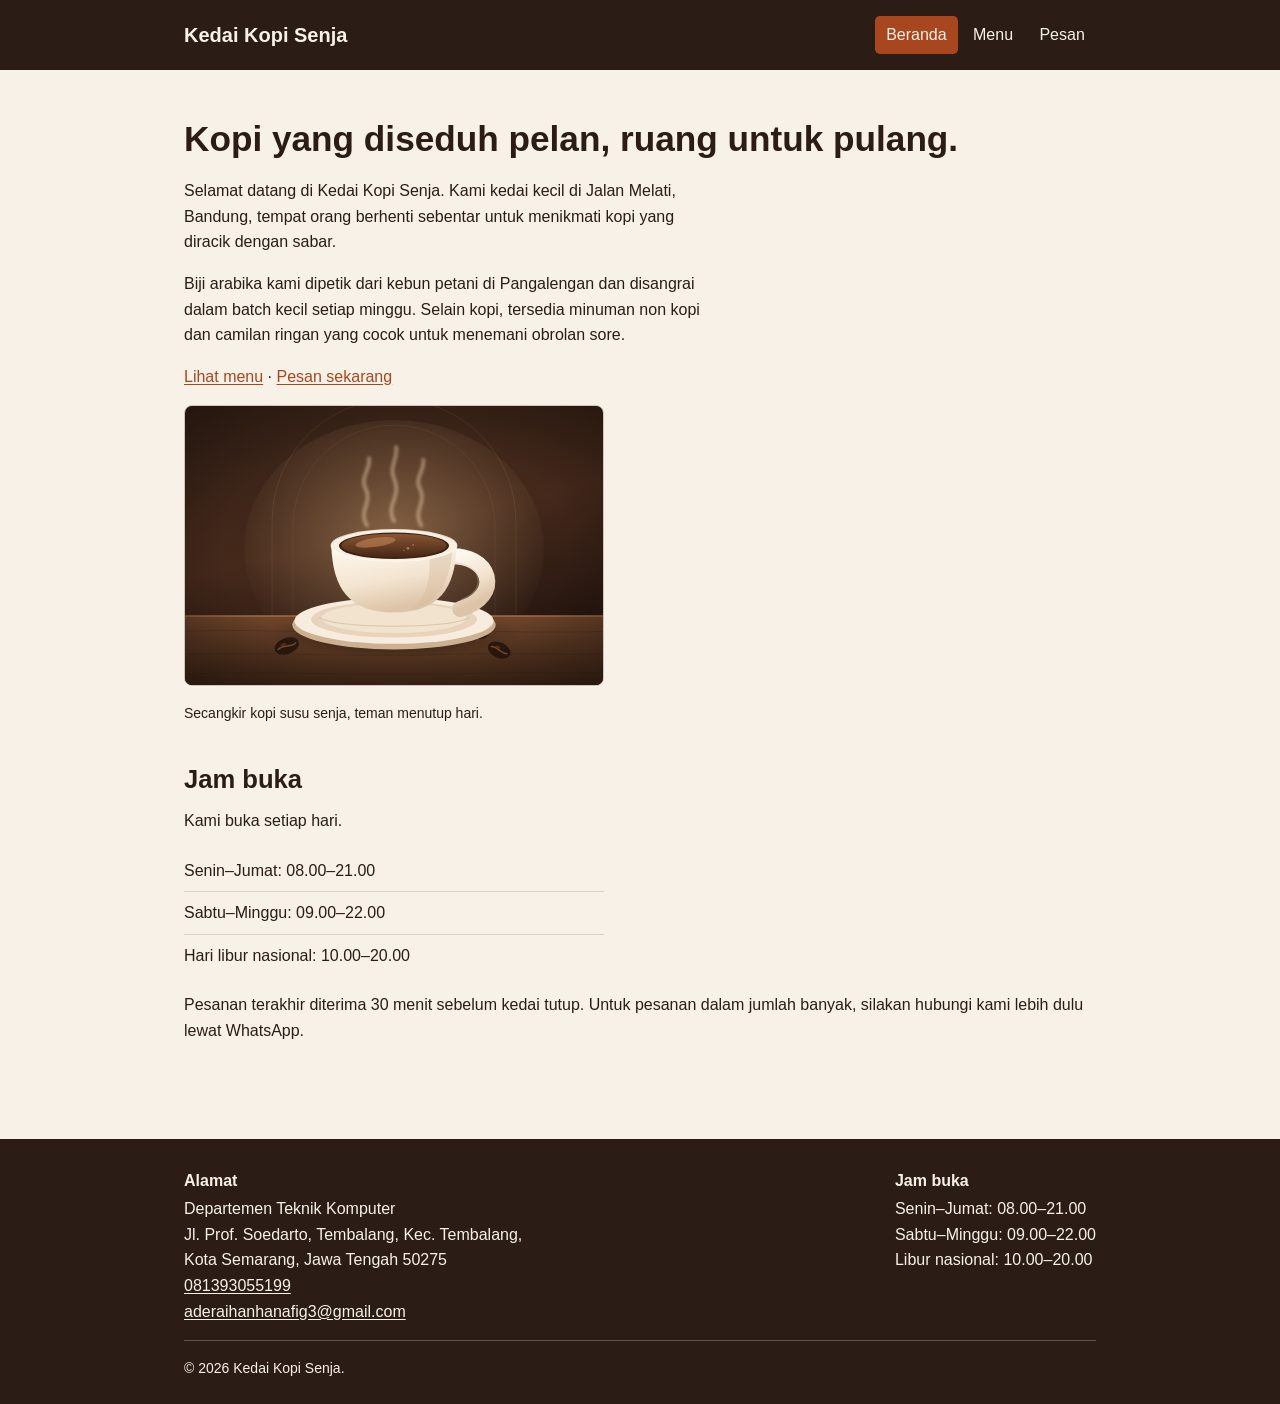
<file: index.html>
<!DOCTYPE html>
<html lang="id">
<head>
  <meta charset="utf-8">
  <meta name="viewport" content="width=device-width, initial-scale=1">
  <meta name="description" content="Kedai Kopi Senja, kedai kopi kecil di Jalan Melati, Bandung. Buka setiap hari dengan kopi arabika Pangalengan.">
  <title>Beranda Kedai Kopi Senja</title>
  <link rel="icon" href="img/logo.svg" type="image/svg+xml">
  <link rel="stylesheet" href="css/style.css">
</head>
<body>
  <header class="situs-header">
    <div class="wadah header-dalam">
      <p class="merek"><a href="index.html">Kedai Kopi Senja</a></p>

      <nav class="navigasi" aria-label="Navigasi utama">
        <ul>
          <li><a href="index.html" aria-current="page">Beranda</a></li>
          <li><a href="menu.html">Menu</a></li>
          <li><a href="pesan.html">Pesan</a></li>
        </ul>
      </nav>
    </div>
  </header>

  <main class="wadah">
    <h1>Kopi yang diseduh pelan, ruang untuk pulang.</h1>

    <p class="pendahuluan">Selamat datang di Kedai Kopi Senja. Kami kedai kecil di Jalan Melati, Bandung, tempat orang berhenti sebentar untuk menikmati kopi yang diracik dengan sabar.</p>
    <p class="pendahuluan">Biji arabika kami dipetik dari kebun petani di Pangalengan dan disangrai dalam batch kecil setiap minggu. Selain kopi, tersedia minuman non kopi dan camilan ringan yang cocok untuk menemani obrolan sore.</p>
    <p><a href="menu.html">Lihat menu</a> · <a href="pesan.html">Pesan sekarang</a></p>

    <p><img class="gambar-kedai" src="img/kedai-kopi.svg" alt="Ilustrasi cangkir kopi hangat berasap di atas meja kayu, ditemani tiga biji kopi" width="300" height="200"></p>
    <p class="keterangan-gambar">Secangkir kopi susu senja, teman menutup hari.</p>

    <section class="bagian">
      <h2>Jam buka</h2>
      <p>Kami buka setiap hari.</p>
      <ul class="daftar-jam">
        <li>Senin–Jumat: 08.00–21.00</li>
        <li>Sabtu–Minggu: 09.00–22.00</li>
        <li>Hari libur nasional: 10.00–20.00</li>
      </ul>
      <p>Pesanan terakhir diterima 30 menit sebelum kedai tutup. Untuk pesanan dalam jumlah banyak, silakan hubungi kami lebih dulu lewat WhatsApp.</p>
    </section>
  </main>

  <footer class="situs-footer">
    <div class="wadah footer-dalam">
      <div class="footer-kolom">
        <h2>Alamat</h2>
        <address>
          Departemen Teknik Komputer<br>
          Jl. Prof. Soedarto, Tembalang, Kec. Tembalang,<br>
          Kota Semarang, Jawa Tengah 50275<br>
          <a href="tel:+6281393055199">081393055199</a><br>
          <a href="mailto:aderaihanhanafig3@gmail.com">aderaihanhanafig3@gmail.com</a>
        </address>
      </div>
      <div class="footer-kolom">
        <h2>Jam buka</h2>
        <p>
          Senin–Jumat: 08.00–21.00<br>
          Sabtu–Minggu: 09.00–22.00<br>
          Libur nasional: 10.00–20.00
        </p>
      </div>
    </div>
    <div class="wadah">
      <p class="hak-cipta">© 2026 Kedai Kopi Senja.</p>
    </div>
  </footer>
</body>
</html>
</file>
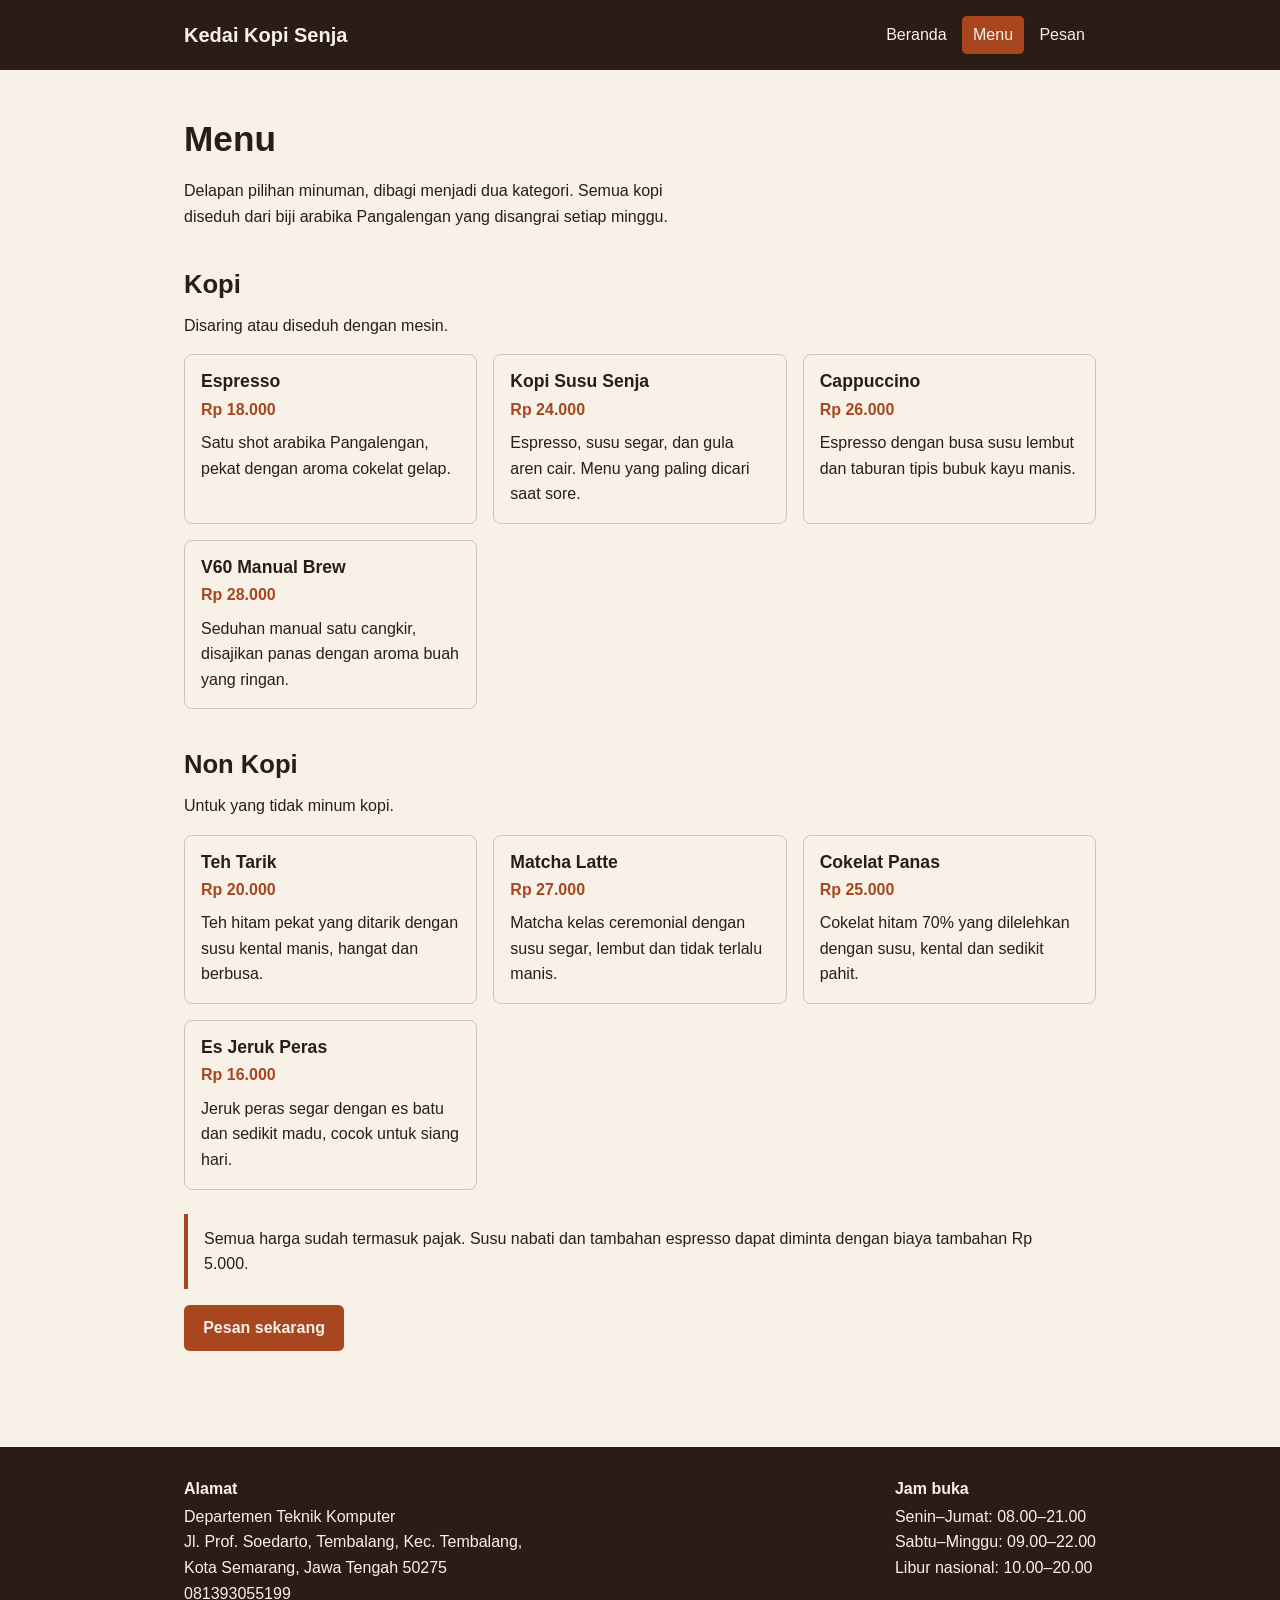
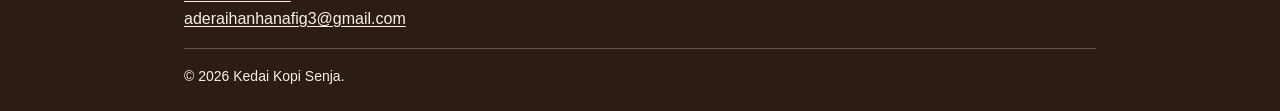
<file: menu.html>
<!DOCTYPE html>
<html lang="id">
<head>
  <meta charset="utf-8">
  <meta name="viewport" content="width=device-width, initial-scale=1">
  <meta name="description" content="Menu kopi dan non kopi Kedai Kopi Senja beserta harga dan deskripsi singkatnya.">
  <title>Menu Kedai Kopi Senja</title>
  <link rel="icon" href="img/logo.svg" type="image/svg+xml">
  <link rel="stylesheet" href="css/style.css">
</head>
<body>
  <header class="situs-header">
    <div class="wadah header-dalam">
      <p class="merek"><a href="index.html">Kedai Kopi Senja</a></p>

      <nav class="navigasi" aria-label="Navigasi utama">
        <ul>
          <li><a href="index.html">Beranda</a></li>
          <li><a href="menu.html" aria-current="page">Menu</a></li>
          <li><a href="pesan.html">Pesan</a></li>
        </ul>
      </nav>
    </div>
  </header>

  <main class="wadah">
    <h1>Menu</h1>
    <p class="pendahuluan">Delapan pilihan minuman, dibagi menjadi dua kategori. Semua kopi diseduh dari biji arabika Pangalengan yang disangrai setiap minggu.</p>

    <section class="bagian" aria-labelledby="judul-kopi">
      <h2 id="judul-kopi">Kopi</h2>
      <p>Disaring atau diseduh dengan mesin.</p>

      <ul class="daftar-menu">
        <li class="kartu-menu">
          <h3>Espresso</h3>
          <p class="harga">Rp 18.000</p>
          <p>Satu shot arabika Pangalengan, pekat dengan aroma cokelat gelap.</p>
        </li>
        <li class="kartu-menu">
          <h3>Kopi Susu Senja</h3>
          <p class="harga">Rp 24.000</p>
          <p>Espresso, susu segar, dan gula aren cair. Menu yang paling dicari saat sore.</p>
        </li>
        <li class="kartu-menu">
          <h3>Cappuccino</h3>
          <p class="harga">Rp 26.000</p>
          <p>Espresso dengan busa susu lembut dan taburan tipis bubuk kayu manis.</p>
        </li>
        <li class="kartu-menu">
          <h3>V60 Manual Brew</h3>
          <p class="harga">Rp 28.000</p>
          <p>Seduhan manual satu cangkir, disajikan panas dengan aroma buah yang ringan.</p>
        </li>
      </ul>
    </section>

    <section class="bagian" aria-labelledby="judul-non-kopi">
      <h2 id="judul-non-kopi">Non Kopi</h2>
      <p>Untuk yang tidak minum kopi.</p>

      <ul class="daftar-menu">
        <li class="kartu-menu">
          <h3>Teh Tarik</h3>
          <p class="harga">Rp 20.000</p>
          <p>Teh hitam pekat yang ditarik dengan susu kental manis, hangat dan berbusa.</p>
        </li>
        <li class="kartu-menu">
          <h3>Matcha Latte</h3>
          <p class="harga">Rp 27.000</p>
          <p>Matcha kelas ceremonial dengan susu segar, lembut dan tidak terlalu manis.</p>
        </li>
        <li class="kartu-menu">
          <h3>Cokelat Panas</h3>
          <p class="harga">Rp 25.000</p>
          <p>Cokelat hitam 70% yang dilelehkan dengan susu, kental dan sedikit pahit.</p>
        </li>
        <li class="kartu-menu">
          <h3>Es Jeruk Peras</h3>
          <p class="harga">Rp 16.000</p>
          <p>Jeruk peras segar dengan es batu dan sedikit madu, cocok untuk siang hari.</p>
        </li>
      </ul>
    </section>

    <p class="catatan-menu">Semua harga sudah termasuk pajak. Susu nabati dan tambahan espresso dapat diminta dengan biaya tambahan Rp 5.000.</p>
    <p><a class="tautan-tombol" href="pesan.html">Pesan sekarang</a></p>
  </main>

  <footer class="situs-footer">
    <div class="wadah footer-dalam">
      <div class="footer-kolom">
        <h2>Alamat</h2>
        <address>
          Departemen Teknik Komputer<br>
          Jl. Prof. Soedarto, Tembalang, Kec. Tembalang,<br>
          Kota Semarang, Jawa Tengah 50275<br>
          <a href="tel:+6281393055199">081393055199</a><br>
          <a href="mailto:aderaihanhanafig3@gmail.com">aderaihanhanafig3@gmail.com</a>
        </address>
      </div>
      <div class="footer-kolom">
        <h2>Jam buka</h2>
        <p>
          Senin–Jumat: 08.00–21.00<br>
          Sabtu–Minggu: 09.00–22.00<br>
          Libur nasional: 10.00–20.00
        </p>
      </div>
    </div>
    <div class="wadah">
      <p class="hak-cipta">© 2026 Kedai Kopi Senja.</p>
    </div>
  </footer>
</body>
</html>
</file>
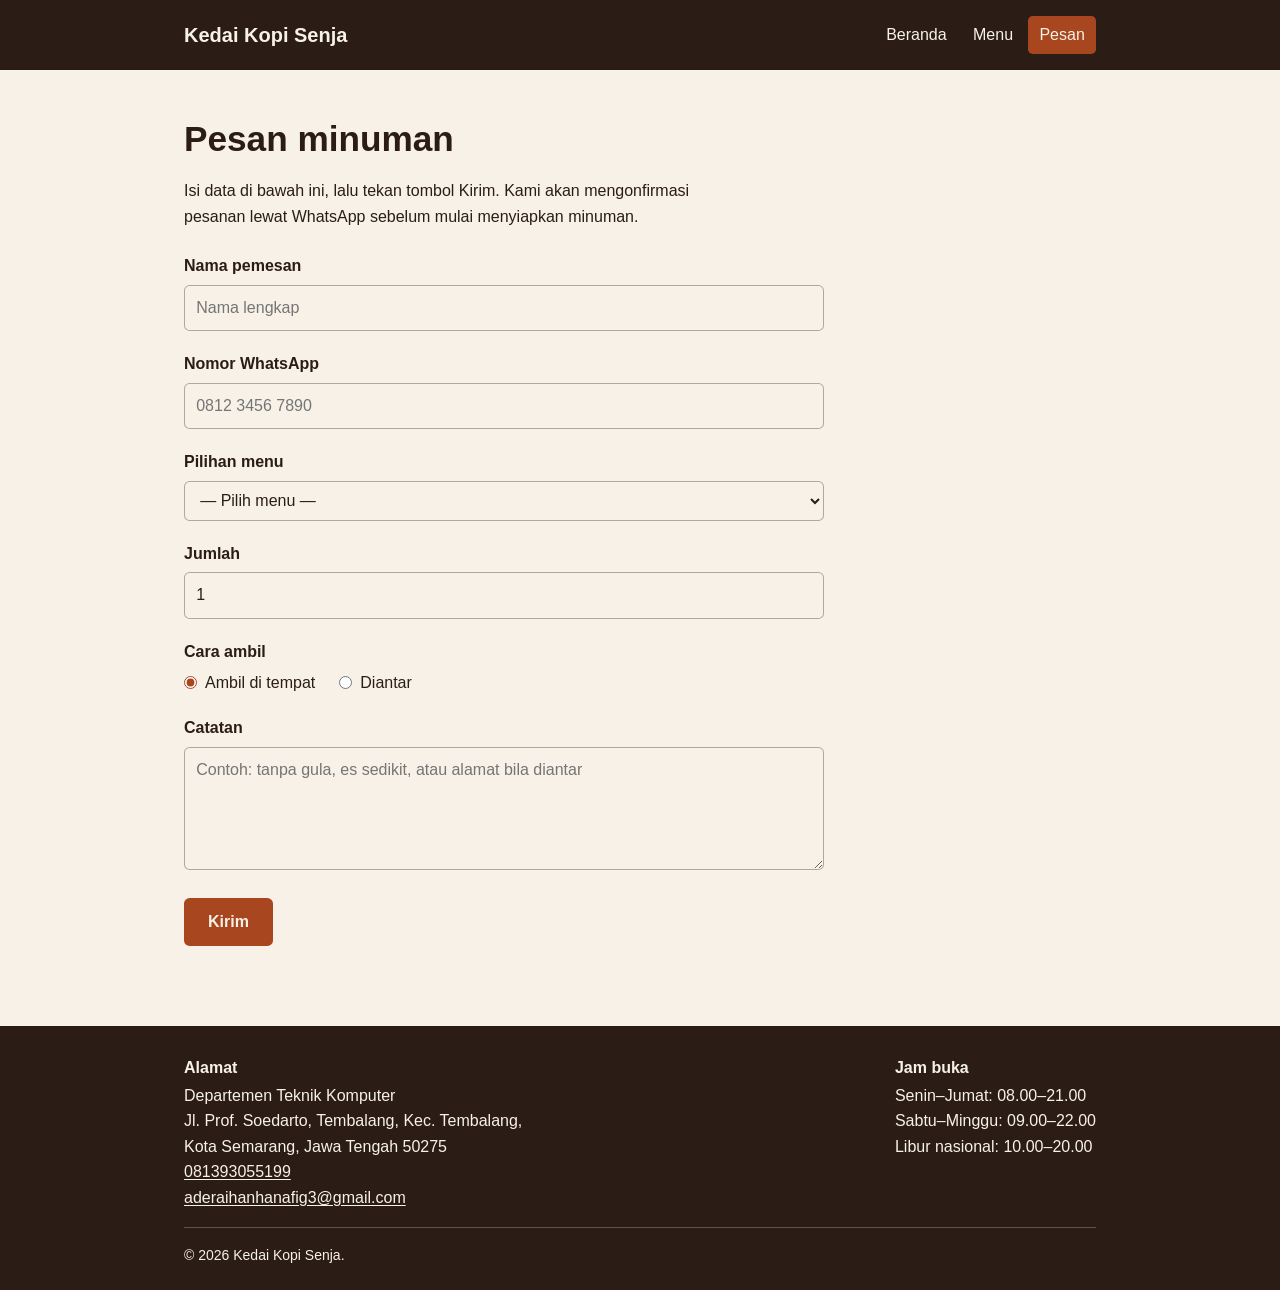
<file: pesan.html>
<!DOCTYPE html>
<html lang="id">
<head>
  <meta charset="utf-8">
  <meta name="viewport" content="width=device-width, initial-scale=1">
  <meta name="description" content="Formulir pemesanan minuman Kedai Kopi Senja. Isi nama, nomor WhatsApp, menu, jumlah, dan cara ambil.">
  <title>Pesan Kedai Kopi Senja</title>
  <link rel="icon" href="img/logo.svg" type="image/svg+xml">
  <link rel="stylesheet" href="css/style.css">
</head>
<body>
  <header class="situs-header">
    <div class="wadah header-dalam">
      <p class="merek"><a href="index.html">Kedai Kopi Senja</a></p>

      <nav class="navigasi" aria-label="Navigasi utama">
        <ul>
          <li><a href="index.html">Beranda</a></li>
          <li><a href="menu.html">Menu</a></li>
          <li><a href="pesan.html" aria-current="page">Pesan</a></li>
        </ul>
      </nav>
    </div>
  </header>

  <main class="wadah">
    <h1>Pesan minuman</h1>
    <p class="pendahuluan">Isi data di bawah ini, lalu tekan tombol Kirim. Kami akan mengonfirmasi pesanan lewat WhatsApp sebelum mulai menyiapkan minuman.</p>

    <form class="form-pesanan" action="pesan.html" method="get">
      <p class="field">
        <label for="nama">Nama pemesan</label>
        <input type="text" id="nama" name="nama" autocomplete="name" placeholder="Nama lengkap" required>
      </p>

      <p class="field">
        <label for="whatsapp">Nomor WhatsApp</label>
        <input type="tel" id="whatsapp" name="whatsapp" autocomplete="tel" placeholder="0812 3456 7890" required>
      </p>

      <p class="field">
        <label for="menu">Pilihan menu</label>
        <select id="menu" name="menu">
          <option value="" selected>— Pilih menu —</option>
          <optgroup label="Kopi">
            <option value="espresso">Espresso — Rp 18.000</option>
            <option value="kopi-susu-senja">Kopi Susu Senja — Rp 24.000</option>
            <option value="cappuccino">Cappuccino — Rp 26.000</option>
            <option value="v60">V60 Manual Brew — Rp 28.000</option>
          </optgroup>
          <optgroup label="Non Kopi">
            <option value="teh-tarik">Teh Tarik — Rp 20.000</option>
            <option value="matcha-latte">Matcha Latte — Rp 27.000</option>
            <option value="cokelat-panas">Cokelat Panas — Rp 25.000</option>
            <option value="es-jeruk">Es Jeruk Peras — Rp 16.000</option>
          </optgroup>
        </select>
      </p>

      <p class="field">
        <label for="jumlah">Jumlah</label>
        <input type="number" id="jumlah" name="jumlah" min="1" max="10" value="1">
      </p>

      <fieldset class="field">
        <legend>Cara ambil</legend>
        <div class="pilihan-radio">
          <div class="opsi-radio">
            <input type="radio" id="ambil-di-tempat" name="cara_ambil" value="Ambil di tempat" checked>
            <label for="ambil-di-tempat">Ambil di tempat</label>
          </div>
          <div class="opsi-radio">
            <input type="radio" id="diantar" name="cara_ambil" value="Diantar">
            <label for="diantar">Diantar</label>
          </div>
        </div>
      </fieldset>

      <p class="field">
        <label for="catatan">Catatan</label>
        <textarea id="catatan" name="catatan" rows="4" placeholder="Contoh: tanpa gula, es sedikit, atau alamat bila diantar"></textarea>
      </p>

      <p class="aksi-form"><button type="submit" class="tombol-kirim">Kirim</button></p>
    </form>
  </main>

  <footer class="situs-footer">
    <div class="wadah footer-dalam">
      <div class="footer-kolom">
        <h2>Alamat</h2>
        <address>
          Departemen Teknik Komputer<br>
          Jl. Prof. Soedarto, Tembalang, Kec. Tembalang,<br>
          Kota Semarang, Jawa Tengah 50275<br>
          <a href="tel:+6281393055199">081393055199</a><br>
          <a href="mailto:aderaihanhanafig3@gmail.com">aderaihanhanafig3@gmail.com</a>
        </address>
      </div>
      <div class="footer-kolom">
        <h2>Jam buka</h2>
        <p>
          Senin–Jumat: 08.00–21.00<br>
          Sabtu–Minggu: 09.00–22.00<br>
          Libur nasional: 10.00–20.00
        </p>
      </div>
    </div>
    <div class="wadah">
      <p class="hak-cipta">© 2026 Kedai Kopi Senja.</p>
    </div>
  </footer>
</body>
</html>
</file>
<file: css/style.css>
/* =========================================================
   Kedai Kopi Senja — CSS bersama untuk tiga halaman
   Tiga warna utama: coklat tua, krem, dan terakota.
   ========================================================= */

:root {
  --teks: #2b1d16;
  --latar: #f7f1e7;
  --aksen: #a8471f;
}

/* Semua element memakai border-box */
*,
*::before,
*::after {
  box-sizing: border-box;
}

body {
  margin: 0;
  background: var(--latar);
  color: var(--teks);
  font-family: Arial, Helvetica, sans-serif;
  font-size: 1rem;
  line-height: 1.6;
}

h1,
h2,
h3 {
  margin: 0 0 0.5em;
  line-height: 1.2;
}

h1 {
  font-size: 1.75rem;
}

h2 {
  font-size: 1.35rem;
}

h3 {
  font-size: 1.1rem;
}

p {
  margin: 0 0 1rem;
}

a {
  color: var(--aksen);
  text-decoration: underline;
  text-underline-offset: 2px;
}

a:hover {
  color: var(--teks);
}

img {
  display: block;
  max-width: 100%;
  height: auto;
}

/* Wadah konten: maksimal 960px dan di tengah layar */
.wadah {
  width: 100%;
  max-width: 960px;
  margin-left: auto;
  margin-right: auto;
  padding-left: 1rem;
  padding-right: 1rem;
}

/* ---------- Header dan navigasi (Flexbox) ---------- */

.situs-header {
  background: var(--teks);
  color: var(--latar);
}

.header-dalam {
  display: flex;
  flex-direction: column;
  align-items: flex-start;
  gap: 0.5rem;
  padding-top: 1rem;
  padding-bottom: 1rem;
}

.merek {
  margin: 0;
  font-size: 1.25rem;
  font-weight: 700;
}

.merek a {
  color: var(--latar);
  text-decoration: none;
}

.merek a:hover {
  text-decoration: underline;
  text-decoration-thickness: 2px;
}

.navigasi ul {
  display: flex;
  flex-wrap: wrap;
  gap: 0.25rem;
  margin: 0;
  padding: 0;
  list-style: none;
}

.navigasi a {
  display: block;
  padding: 0.4rem 0.7rem;
  border-radius: 0.3rem;
  color: var(--latar);
  text-decoration: none;
}

.navigasi a:hover,
.navigasi a[aria-current="page"] {
  background: var(--aksen);
  color: var(--latar);
}

/* ---------- Konten utama ---------- */

main.wadah {
  padding-top: 2rem;
  padding-bottom: 3rem;
}

.pendahuluan {
  max-width: 60ch;
}

.gambar-kedai {
  width: 100%;
  max-width: 420px;
  border: 1px solid rgba(43, 29, 22, 0.2);
  border-radius: 0.5rem;
}

.keterangan-gambar {
  margin-top: 0.5rem;
  font-size: 0.875rem;
}

.bagian {
  margin-top: 2.5rem;
}

.daftar-jam {
  max-width: 420px;
  margin: 0 0 1rem;
  padding: 0;
  list-style: none;
}

.daftar-jam li {
  padding: 0.5rem 0;
  border-bottom: 1px solid rgba(43, 29, 22, 0.15);
}

.daftar-jam li:last-child {
  border-bottom: 0;
}

/* ---------- Kartu menu (Grid) ---------- */

.daftar-menu {
  display: grid;
  grid-template-columns: 1fr;
  gap: 1rem;
  margin: 0;
  padding: 0;
  list-style: none;
}

.kartu-menu {
  padding: 1rem;
  border: 1px solid rgba(43, 29, 22, 0.2);
  border-radius: 0.5rem;
}

.kartu-menu:hover {
  border-color: var(--aksen);
}

.kartu-menu h3 {
  margin-bottom: 0.25rem;
}

.kartu-menu p {
  margin-bottom: 0.5rem;
}

.kartu-menu p:last-child {
  margin-bottom: 0;
}

.harga {
  color: var(--aksen);
  font-weight: 700;
}

.catatan-menu {
  margin-top: 1.5rem;
  padding: 0.75rem 1rem;
  border-left: 4px solid var(--aksen);
  border-radius: 0 0.35rem 0.35rem 0;
}

/* Tombol berbentuk link */
.tautan-tombol {
  display: inline-block;
  padding: 0.65rem 1.2rem;
  border-radius: 0.35rem;
  background: var(--aksen);
  color: var(--latar);
  font-weight: 700;
  text-decoration: none;
}

.tautan-tombol:hover {
  background: var(--teks);
  color: var(--latar);
}

/* ---------- Form pemesanan ---------- */

.form-pesanan {
  max-width: 640px;
  margin-top: 1.5rem;
}

.field {
  margin: 0 0 1.25rem;
}

.field > label,
.field > legend {
  display: block;
  margin-bottom: 0.35rem;
  padding: 0;
  font-weight: 700;
}

fieldset.field {
  padding: 0;
  border: 0;
}

input[type="text"],
input[type="tel"],
input[type="number"],
select,
textarea {
  width: 100%;
  max-width: 100%;
  padding: 0.6rem 0.7rem;
  border: 1px solid rgba(43, 29, 22, 0.35);
  border-radius: 0.35rem;
  background: var(--latar);
  color: var(--teks);
  font: inherit;
}

textarea {
  min-height: 7rem;
  resize: vertical;
}

input[type="radio"] {
  width: auto;
  margin: 0;
  accent-color: var(--aksen);
}

.pilihan-radio {
  display: flex;
  flex-direction: column;
  gap: 0.5rem;
}

.opsi-radio {
  display: flex;
  align-items: center;
  gap: 0.5rem;
}

.opsi-radio label {
  font-weight: 400;
}

input:focus,
select:focus,
textarea:focus {
  border-color: var(--aksen);
  outline: 2px solid var(--aksen);
  outline-offset: 1px;
}

.tombol-kirim {
  padding: 0.7rem 1.5rem;
  border: 0;
  border-radius: 0.35rem;
  background: var(--aksen);
  color: var(--latar);
  font: inherit;
  font-weight: 700;
  cursor: pointer;
}

.tombol-kirim:hover {
  background: var(--teks);
}

.tombol-kirim:focus {
  outline: 2px solid var(--teks);
  outline-offset: 2px;
}

.aksi-form {
  margin: 0;
}

/* ---------- Footer ---------- */

.situs-footer {
  margin-top: 2rem;
  background: var(--teks);
  color: var(--latar);
}

.footer-dalam {
  display: flex;
  flex-direction: column;
  gap: 1.5rem;
  padding-top: 2rem;
  padding-bottom: 1rem;
}

.footer-kolom h2 {
  margin-bottom: 0.35rem;
  font-size: 1rem;
}

.footer-kolom p,
.footer-kolom address {
  margin: 0;
  font-style: normal;
}

.footer-kolom a {
  color: var(--latar);
}

.footer-kolom a:hover {
  text-decoration: none;
}

.hak-cipta {
  margin: 0;
  padding-top: 1rem;
  padding-bottom: 1.5rem;
  border-top: 1px solid rgba(247, 241, 231, 0.25);
  font-size: 0.875rem;
}

/* ---------- Tablet dan desktop (mobile first) ---------- */

@media (min-width: 600px) {
  .wadah {
    padding-left: 1.5rem;
    padding-right: 1.5rem;
  }

  .header-dalam {
    flex-direction: row;
    align-items: center;
    justify-content: space-between;
  }

  h1 {
    font-size: 2.2rem;
  }

  h2 {
    font-size: 1.6rem;
  }

  main.wadah {
    padding-top: 3rem;
  }

  .daftar-menu {
    grid-template-columns: repeat(2, minmax(0, 1fr));
  }

  .pilihan-radio {
    flex-direction: row;
    gap: 1.5rem;
  }

  .footer-dalam {
    flex-direction: row;
    justify-content: space-between;
    gap: 3rem;
  }
}

@media (min-width: 960px) {
  .daftar-menu {
    grid-template-columns: repeat(3, minmax(0, 1fr));
  }
}
</file>
